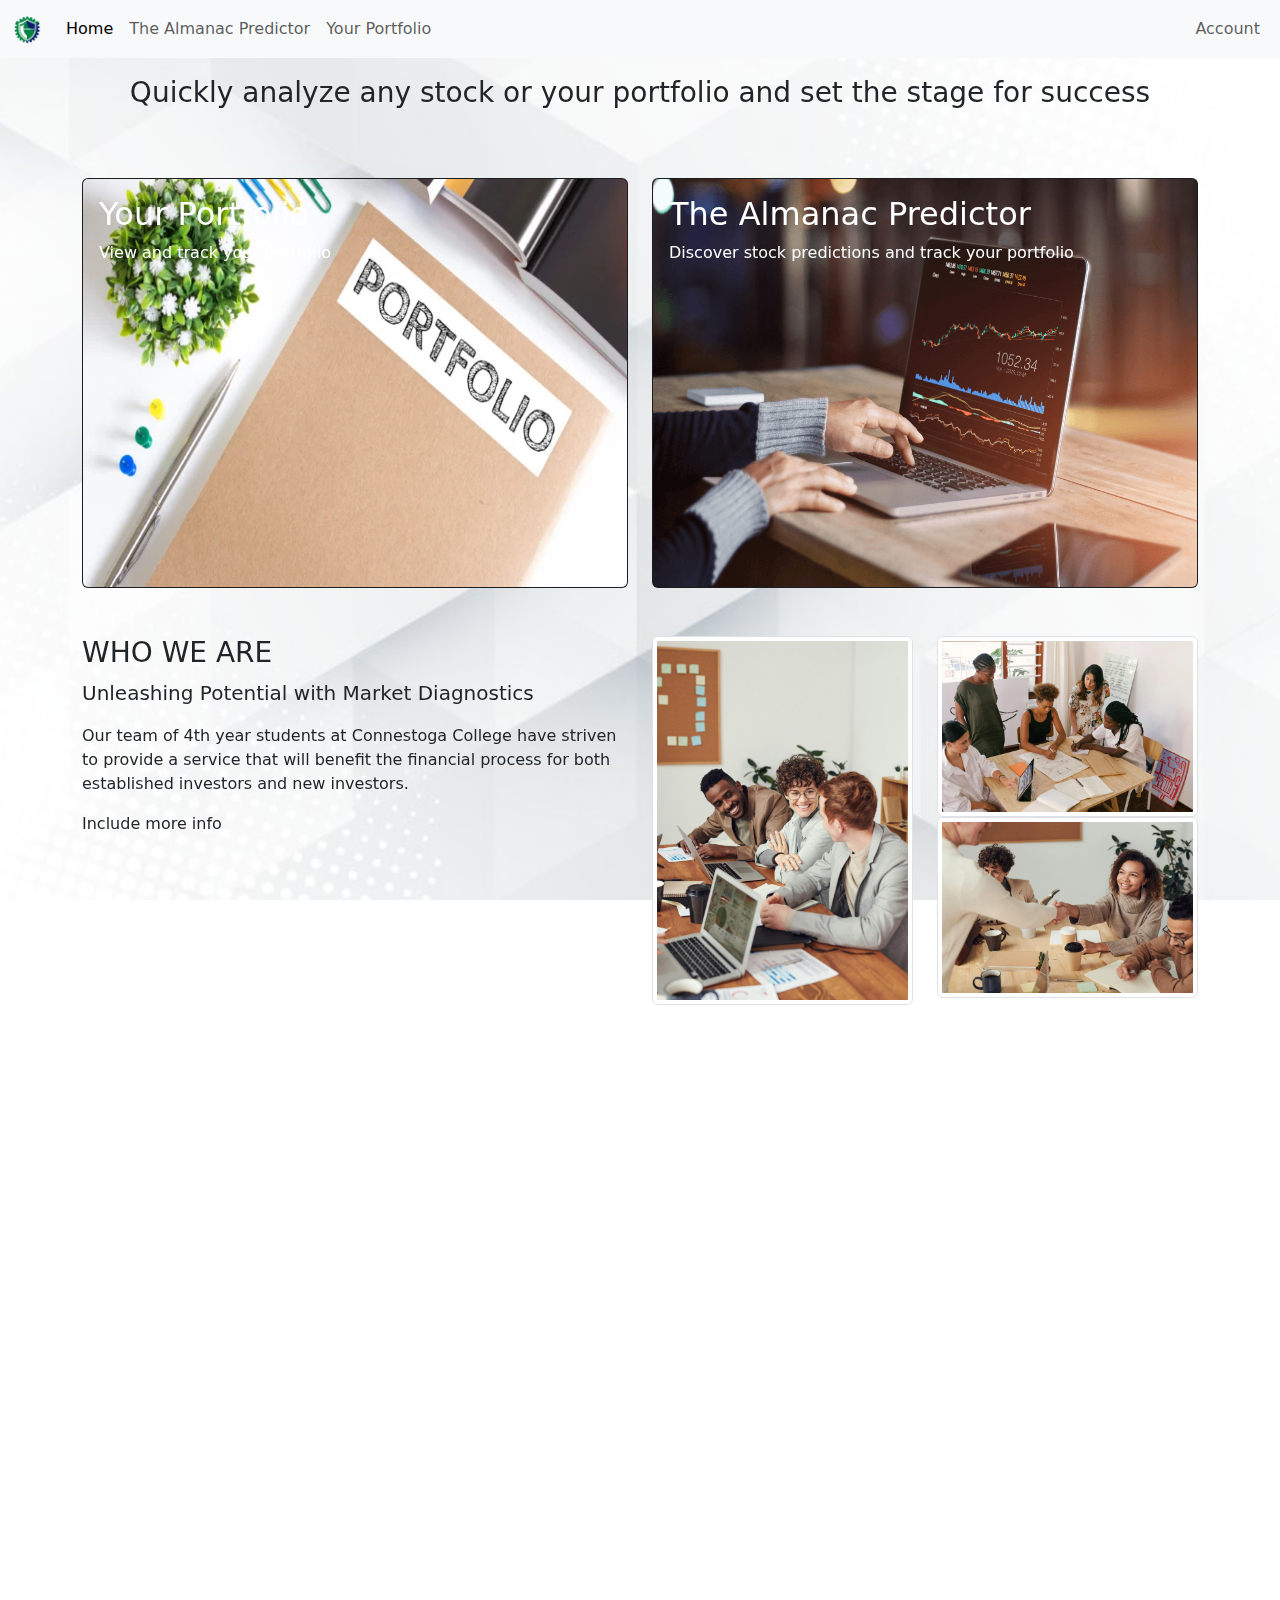
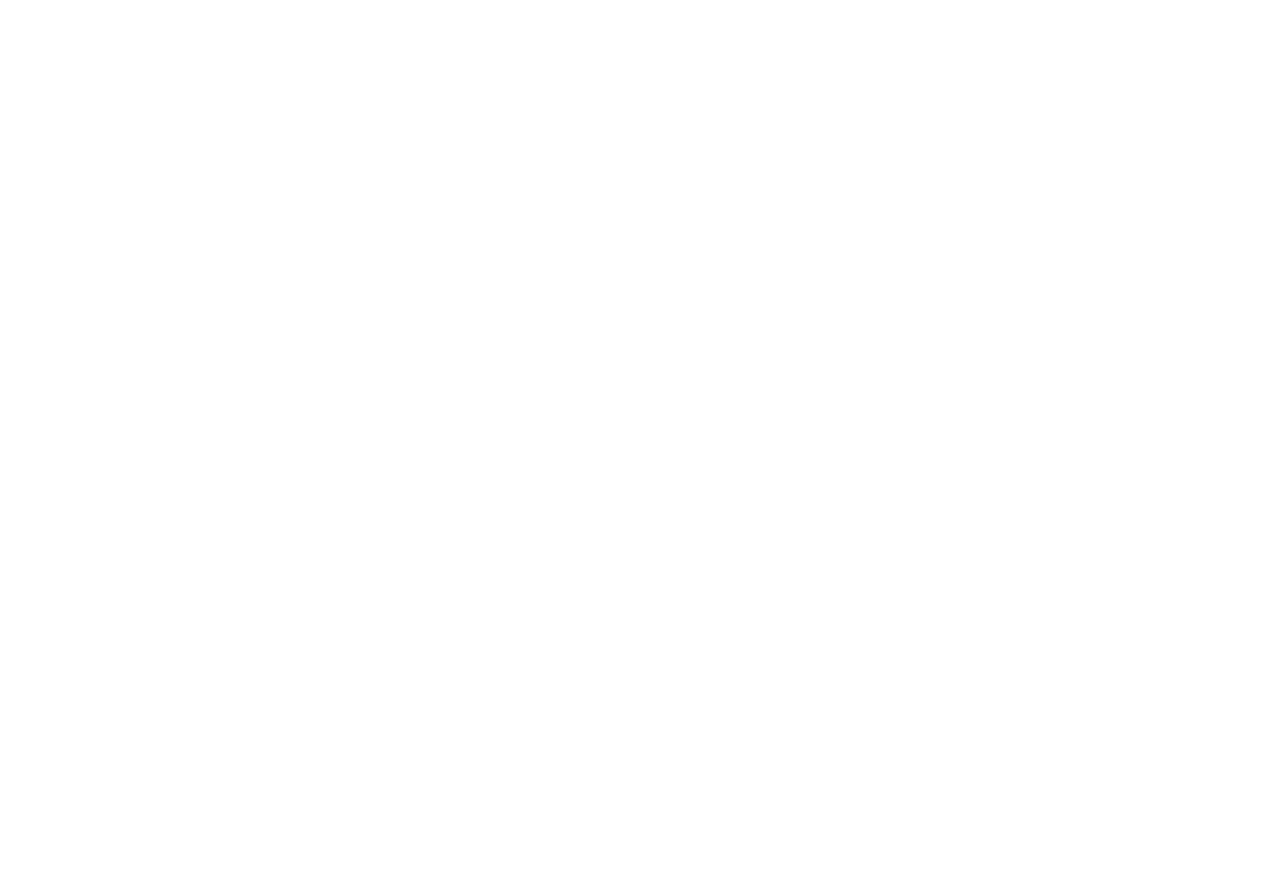
<file: src/UI/web_client/index.html>
<!doctype html>
<html lang="en">

<head>
    <meta charset="utf-8">
    <meta name="viewport" content="width=device-width, initial-scale=1">
    <title>The Almanac | Home</title>
    <link href="css/global.css" rel="stylesheet">
    <link href="https://cdn.jsdelivr.net/npm/bootstrap@5.3.3/dist/css/bootstrap.min.css" rel="stylesheet" integrity="sha384-QWTKZyjpPEjISv5WaRU9OFeRpok6YctnYmDr5pNlyT2bRjXh0JMhjY6hW+ALEwIH" crossorigin="anonymous">
    <link href="https://cdn.jsdelivr.net/npm/aos@2.3.4/dist/aos.css" rel="stylesheet">
    <nav class="navbar navbar-expand-lg bg-body-tertiary fixed-top">
    <div class="container-fluid">
        <a class="navbar-brand" href="index.html"><img src="./images/logo.jpeg" alt="Bootstrap" width="30"
                height="30"></a>
        <button class="navbar-toggler" type="button" data-bs-toggle="collapse" data-bs-target="#navbarNavAltMarkup"
            aria-controls="navbarNavAltMarkup" aria-expanded="false" aria-label="Toggle navigation">
            <span class="navbar-toggler-icon"></span>
        </button>
        <div class="collapse navbar-collapse" id="navbarNavAltMarkup">
            <div class="navbar-nav">
                <a class="nav-link active" aria-current="page" href="index.html">Home</a>
                <a class="nav-link" href="marketprediction.html">The Almanac Predictor</a>
                <a class="nav-link" href="portfolio.html">Your Portfolio</a>
            </div>
            <div class="navbar-nav ms-auto">
                <a class="nav-link" href="account.html">Account</a>
            </div>
        </div>
    </div>
    </nav>
</head>

<body>
    <!-- This will be the first section -->
    <div class="container text-center" data-aos="fade-left">
        <div class="row mt-3">
            <h1>Welcome to The Almanac</h1>
            <div class="col">
                <p class="fs-3">Quickly analyze any stock or your portfolio and set the stage for success</p>
            </div>
        </div>
    </div>

    <!-- This will be the second section -->
    <div class="container" data-aos="fade-left">
        <div class="row mt-5 justify-content-center">
            <div class="col">
                <div id="signinCard"> <!-- Display the card if the user is not signed into an account -->
                    <a href="register.html" class="text-decoration-none">
                        <div class="card text-bg-dark">
                            <div class="ratio ratio-4x3">
                                <img src="images/Google_Account-Logo.wine.png" class="card-img" alt="...">
                                <div class="card-img-overlay">
                                    <h2 class="card-title">Register or Login</h2>
                                    <p class="card-text">Create a free account or login to your existing account</p>
                                </div>
                            </div>
                        </div>
                    </a>
                </div>
                <div id="portfolioCard" style="display:none;"> <!-- Display the Card if the user is signed into an account -->
                    <a href="portfolio.html" class="text-decoration-none">
                        <div class="card text-bg-dark">
                            <div class="ratio ratio-4x3">
                                <img src="images/portfolioimage.png" class="card-img" alt="...">
                                <div class="card-img-overlay">
                                    <h2 class="card-title">Your Portfolio</h2>
                                    <p class="card-text">View and track your portfolio</p>
                                </div>
                            </div>
                        </div>
                    </a>
                </div>
            </div>
            <div class="col">
                <a href="marketprediction.html" class="text-decoration-none">
                    <div class="card text-bg-dark">
                        <div class="ratio ratio-4x3">
                            <img src="images/stockmarket.png" class="card-img" alt="...">
                            <div class="card-img-overlay">
                                <h2 class="card-title">The Almanac Predictor</h2>
                                <p class="card-text">Discover stock predictions and track your portfolio</p>
                            </div>
                        </div>
                    </div>
                </a>
            </div>
        </div>
    </div>

    <!-- This will be the third section -->
    <div class="container mt-5" data-aos="fade-up">
        <div class="row">
            <div class="col-md-6">
                <h3>WHO WE ARE</h3>
                <p class="fs-5">Unleashing Potential with Market Diagnostics</p>
                <p class="fs-6">Our team of 4th year students at Connestoga College have striven to provide a service
                    that will benefit the financial process for both established investors and new investors.</p>
                <p class="fs-6">Include more info</p>
            </div>
            <div class="col-md-3">
                <img src="./images/about-company-1.jpg" class="img-thumbnail" alt="...">
            </div>
            <div class="col-md-3">
                <img src="./images/about-company-2.jpg" class="img-thumbnail" alt="...">
                <img src="./images/about-company-3.jpg" class="img-thumbnail" alt="...">
            </div>
        </div>
    </div>

    <!-- This will be the fourth section -->
    <div class="container mt-5 " data-aos="fade-up">
        <div class="row">
            <div class="col text-center">
                <h3>Features</h3>
            </div>
        </div>
        <div class="col align-self-end mt-5">
            <img src="./images/features-1.jpg" class="img-fluid float-end" style="width: auto; height: 400px;" alt="Feature 1">
        </div>
        <div class="col mt-5 offset-sm-1">
            <h4>Feature 1</h4>
            <p>Description of Feature 1</p>
        </div>
        <div class="col mt-5 offset-sm-1">
            <h4>Feature 2</h4>
            <p>Description of Feature 2</p>
        </div>
        <div class="col mt-5 offset-sm-1">
            <h4>Feature 3</h4>
            <p>Description of Feature 3</p>
        </div>
        <div class="col mt-5 offset-sm-1">
            <h4>Feature 4</h4>
            <p>Description of Feature 4</p>
        </div>
    </div>

    <!-- This will be the fifth section (FAQ) -->
    <div class="container mt-5" data-aos="fade-up">
        <div class="row">
            <div class="col text-center">
                <h3>Frequently Asked Questions</h3>
            </div>
        </div>
        <div class="accordion" id="accordionExample">
            <div class="accordion-item">
                <h2 class="accordion-header">
                    <button class="accordion-button" type="button" data-bs-toggle="collapse"
                        data-bs-target="#collapseOne" aria-expanded="true" aria-controls="collapseOne">
                        How accurate is the Predictions?
                    </button>
                </h2>
                <div id="collapseOne" class="accordion-collapse collapse show" data-bs-parent="#accordionExample">
                    <div class="accordion-body">
                        <strong>This is the first item's accordion body.</strong> It is shown by default, until the
                        collapse
                        plugin adds the appropriate classes that we use to style each element. These classes control the
                        overall
                        appearance, as well as the showing and hiding via CSS transitions. You can modify any of this
                        with
                        custom CSS or overriding our default variables. It's also worth noting that just about any HTML
                        can go
                        within the <code>.accordion-body</code>, though the transition does limit overflow.
                    </div>
                </div>
            </div>
            <div class="accordion-item">
                <h2 class="accordion-header">
                    <button class="accordion-button collapsed" type="button" data-bs-toggle="collapse"
                        data-bs-target="#collapseTwo" aria-expanded="false" aria-controls="collapseTwo">
                        How up to date is the market data?
                    </button>
                </h2>
                <div id="collapseTwo" class="accordion-collapse collapse" data-bs-parent="#accordionExample">
                    <div class="accordion-body">
                        <strong>This is the second item's accordion body.</strong> It is hidden by default, until the
                        collapse
                        plugin adds the appropriate classes that we use to style each element. These classes control the
                        overall
                        appearance, as well as the showing and hiding via CSS transitions. You can modify any of this
                        with
                        custom CSS or overriding our default variables. It's also worth noting that just about any HTML
                        can go
                        within the <code>.accordion-body</code>, though the transition does limit overflow.
                    </div>
                </div>
            </div>
            <div class="accordion-item">
                <h2 class="accordion-header">
                    <button class="accordion-button collapsed" type="button" data-bs-toggle="collapse"
                        data-bs-target="#collapseThree" aria-expanded="false" aria-controls="collapseThree">
                        Where do you get your data from?
                    </button>
                </h2>
                <div id="collapseThree" class="accordion-collapse collapse" data-bs-parent="#accordionExample">
                    <div class="accordion-body">
                        <strong>This is the third item's accordion body.</strong> It is hidden by default, until the
                        collapse
                        plugin adds the appropriate classes that we use to style each element. These classes control the
                        overall
                        appearance, as well as the showing and hiding via CSS transitions. You can modify any of this
                        with
                        custom CSS or overriding our default variables. It's also worth noting that just about any HTML
                        can go
                        within the <code>.accordion-body</code>, though the transition does limit overflow.
                    </div>
                </div>
            </div>
            <div class="accordion-item">
                <h2 class="accordion-header">
                    <button class="accordion-button collapsed" type="button" data-bs-toggle="collapse"
                        data-bs-target="#collapseFour" aria-expanded="false" aria-controls="collapseFour">
                        Do you save my information/data?
                    </button>
                </h2>
                <div id="collapseFour" class="accordion-collapse collapse" data-bs-parent="#accordionExample">
                    <div class="accordion-body">
                        <strong>This is the fourth item's accordion body.</strong> It is hidden by default, until the
                        collapse
                        plugin adds the appropriate classes that we use to style each element. These classes control the
                        overall
                        appearance, as well as the showing and hiding via CSS transitions. You can modify any of this
                        with
                        custom CSS or overriding our default variables. It's also worth noting that just about any HTML
                        can go
                        within the <code>.accordion-body</code>, though the transition does limit overflow.
                    </div>
                </div>
            </div>
        </div>
    </div>

    <!-- This will be the sixth section (Contact Us) -->
    <div class="container mt-5" data-aos="fade-up">
        <h3>Contact Us</h3>
        <p class="fs-5">Have any questions or feedback? Feel free to get in touch with us!</p>
        <div class="row">
            <div class="col">
                <div class="d-grid gap-2">
                    <input type="text" class="form-control" id="name" placeholder="Your Name">
                    <input type="text" class="form-control" id="phone" placeholder="Your Phone Number">
                </div>
            </div>
            <div class="col">
                <div class="d-grid gap-2">
                    <input type="email" class="form-control" id="email" placeholder="Your Email">
                    <input type="text" class="form-control" id="subject" placeholder="Email Subject">
                </div>
            </div>
        </div>
        <div class="row mt-3">
            <div class="col">
                <div class="mb-3">
                    <textarea class="form-control" id="message" rows="5" placeholder="Your Message"></textarea>
                </div>
            </div>
        </div>
        <div class="row">
            <div class="col">
                <button type="submit" class="btn btn-primary">Submit</button>
            </div>
        </div>
    </div>

    <script src="./js/index.js"></script>
    <script src="https://cdn.jsdelivr.net/npm/@popperjs/core@2.11.8/dist/umd/popper.min.js" integrity="sha384-I7E8VVD/ismYTF4hNIPjVp/Zjvgyol6VFvRkX/vR+Vc4jQkC+hVqc2pM8ODewa9r" crossorigin="anonymous"></script>
    <script src="https://cdn.jsdelivr.net/npm/bootstrap@5.3.3/dist/js/bootstrap.min.js" integrity="sha384-0pUGZvbkm6XF6gxjEnlmuGrJXVbNuzT9qBBavbLwCsOGabYfZo0T0to5eqruptLy" crossorigin="anonymous"></script>
    <script src="https://cdn.jsdelivr.net/npm/aos@2.3.4/dist/aos.js"></script>
    <script> AOS.init(); // Initialize AOS </script>
</body>

</html>
</file>
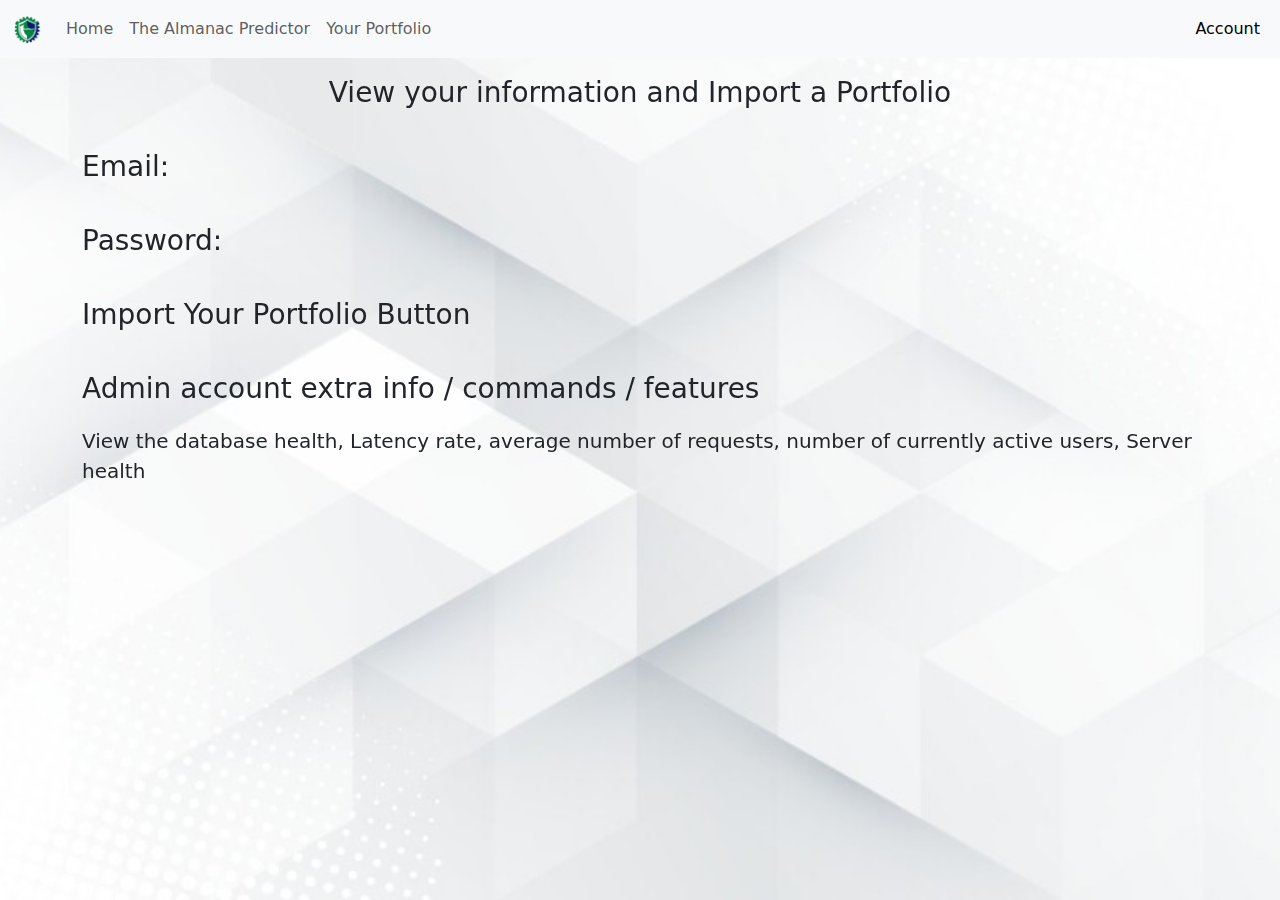
<file: src/UI/web_client/account.html>
<!doctype html>
<html lang="en">

<head>
    <meta charset="utf-8">
    <meta name="viewport" content="width=device-width, initial-scale=1">
    <title>The Almanac | Account</title>
    <link href="css/global.css" rel="stylesheet">
    <link href="https://cdn.jsdelivr.net/npm/bootstrap@5.3.3/dist/css/bootstrap.min.css" rel="stylesheet"
        integrity="sha384-QWTKZyjpPEjISv5WaRU9OFeRpok6YctnYmDr5pNlyT2bRjXh0JMhjY6hW+ALEwIH" crossorigin="anonymous">
    <link href="https://cdn.jsdelivr.net/npm/aos@2.3.4/dist/aos.css" rel="stylesheet">
    <nav class="navbar navbar-expand-lg bg-body-tertiary fixed-top">
        <div class="container-fluid">
            <a class="navbar-brand" href="index.html"><img src="./images/logo.jpeg" alt="Bootstrap" width="30"
                    height="30"></a>
            <button class="navbar-toggler" type="button" data-bs-toggle="collapse" data-bs-target="#navbarNavAltMarkup"
                aria-controls="navbarNavAltMarkup" aria-expanded="false" aria-label="Toggle navigation">
                <span class="navbar-toggler-icon"></span>
            </button>
            <div class="collapse navbar-collapse" id="navbarNavAltMarkup">
                <div class="navbar-nav">
                    <a class="nav-link"  href="index.html">Home</a>
                    <a class="nav-link" href="marketprediction.html">The Almanac Predictor</a>
                    <a class="nav-link" href="portfolio.html">Your Portfolio</a>
                </div>
                <div class="navbar-nav ms-auto">
                    <a class="nav-link  active" aria-current="page" href="account.html">Account</a>
                </div>
            </div>
        </div>
    </nav>
</head>


<body>
    <!-- This will be the first section -->
    <div class="container text-center" data-aos="fade-left">
        <div class="row mt-3">
            <h1>Account</h1>
            <div class="col">
                <p class="fs-3">View your information and Import a Portfolio</p>
            </div>
        </div>
    </div>

    <!-- This will be the second section -->
    <div class="container" data-aos="fade-left">
        <div class="row mt-3">
            <div class="col">
                <p class="fs-3">Email:</p>
            </div>
        </div>
        <div class="row mt-3">
            <div class="col">
                <p class="fs-3">Password:</p>
            </div>
        </div>
        <div class="row mt-3">
            <div class="col">
                <p class="fs-3">Import Your Portfolio Button</p>
            </div>
        </div>
        <div class="row mt-3">
            <div class="col">
                <p class="fs-3">Admin account extra info / commands / features</p>
                <p class="fs-5">View the database health, Latency rate, average number of requests, number of currently active users, Server health</p>
            </div>
        </div>
    </div>



    <script src="https://cdn.jsdelivr.net/npm/@popperjs/core@2.11.8/dist/umd/popper.min.js"
        integrity="sha384-I7E8VVD/ismYTF4hNIPjVp/Zjvgyol6VFvRkX/vR+Vc4jQkC+hVqc2pM8ODewa9r"
        crossorigin="anonymous"></script>
    <script src="https://cdn.jsdelivr.net/npm/bootstrap@5.3.3/dist/js/bootstrap.min.js"
        integrity="sha384-0pUGZvbkm6XF6gxjEnlmuGrJXVbNuzT9qBBavbLwCsOGabYfZo0T0to5eqruptLy"
        crossorigin="anonymous"></script>
    <script src="https://cdn.jsdelivr.net/npm/aos@2.3.4/dist/aos.js"></script>
    <script>
        AOS.init(); // Initialize AOS
    </script>
</body>

</html>
</file>
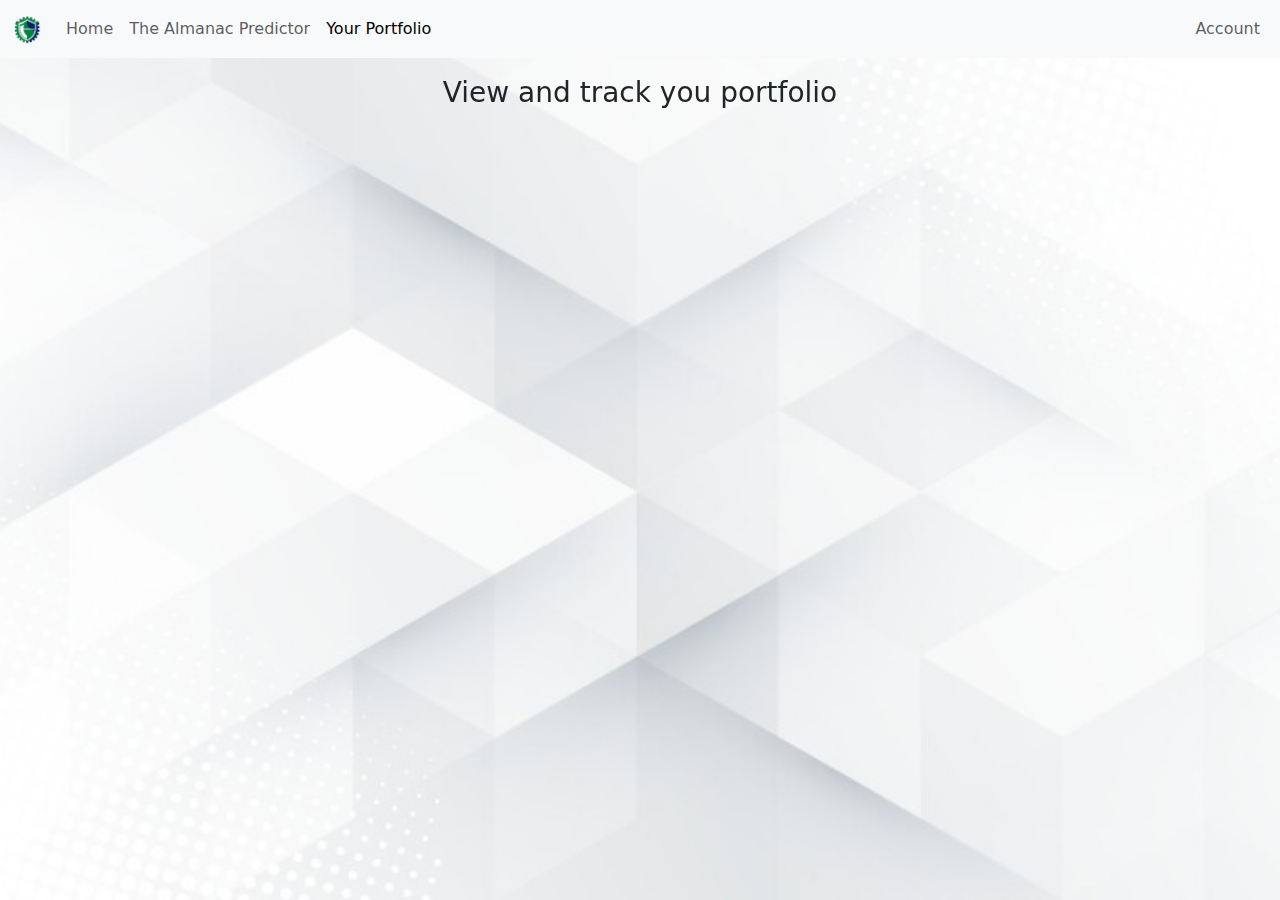
<file: src/UI/web_client/portfolio.html>
<!doctype html>
<html lang="en">

<head>
    <meta charset="utf-8">
    <meta name="viewport" content="width=device-width, initial-scale=1">
    <title>The Almanac | Portfolio</title>
    <link href="css/global.css" rel="stylesheet">
    <link href="https://cdn.jsdelivr.net/npm/bootstrap@5.3.3/dist/css/bootstrap.min.css" rel="stylesheet"
        integrity="sha384-QWTKZyjpPEjISv5WaRU9OFeRpok6YctnYmDr5pNlyT2bRjXh0JMhjY6hW+ALEwIH" crossorigin="anonymous">
    <link href="https://cdn.jsdelivr.net/npm/aos@2.3.4/dist/aos.css" rel="stylesheet">
    <nav class="navbar navbar-expand-lg bg-body-tertiary fixed-top">
        <div class="container-fluid">
            <a class="navbar-brand" href="index.html"><img src="./images/logo.jpeg" alt="Bootstrap" width="30"
                    height="30"></a>
            <button class="navbar-toggler" type="button" data-bs-toggle="collapse" data-bs-target="#navbarNavAltMarkup"
                aria-controls="navbarNavAltMarkup" aria-expanded="false" aria-label="Toggle navigation">
                <span class="navbar-toggler-icon"></span>
            </button>
            <div class="collapse navbar-collapse" id="navbarNavAltMarkup">
                <div class="navbar-nav">
                    <a class="nav-link" href="index.html">Home</a>
                    <a class="nav-link" href="marketprediction.html">The Almanac Predictor</a>
                    <a class="nav-link  active" aria-current="page" href="portfolio.html">Your Portfolio</a>
                </div>
                <div class="navbar-nav ms-auto">
                    <a class="nav-link" href="account.html">Account</a>
                </div>
            </div>
        </div>
    </nav>
</head>



<body>
    <!-- This will be the first section -->
    <div class="container text-center" data-aos="fade-left">
        <div class="row mt-3">
            <h1>Portfolio</h1>
            <div class="col">
                <p class="fs-3">View and track you portfolio</p>
            </div>
        </div>
    </div>

    <!-- This will be the second section -->
    <div class="container" data-aos="fade-left">
        
        <!-- List of stocks in your portfolio that you can select -->
        <!-- Remove button for stocks in your portfolio so that you can stop tracking specific stocks -->
        <!-- Edit button to change the amount of the type of shares that you own -->
        <!-- Add button to search for a stock and add it to the list. Enter the amount paid, Enter the quantity you bought, Enter the date you bought the stock -->



        <!-- display the predictions for that stock -->
        <!-- Do not add news section to the portfolio page -->


    </div>



    <script src="https://cdn.jsdelivr.net/npm/@popperjs/core@2.11.8/dist/umd/popper.min.js"
        integrity="sha384-I7E8VVD/ismYTF4hNIPjVp/Zjvgyol6VFvRkX/vR+Vc4jQkC+hVqc2pM8ODewa9r"
        crossorigin="anonymous"></script>
    <script src="https://cdn.jsdelivr.net/npm/bootstrap@5.3.3/dist/js/bootstrap.min.js"
        integrity="sha384-0pUGZvbkm6XF6gxjEnlmuGrJXVbNuzT9qBBavbLwCsOGabYfZo0T0to5eqruptLy"
        crossorigin="anonymous"></script>
    <script src="https://cdn.jsdelivr.net/npm/aos@2.3.4/dist/aos.js"></script>
    <script>
        AOS.init(); // Initialize AOS
    </script>
</body>

</html>
</file>
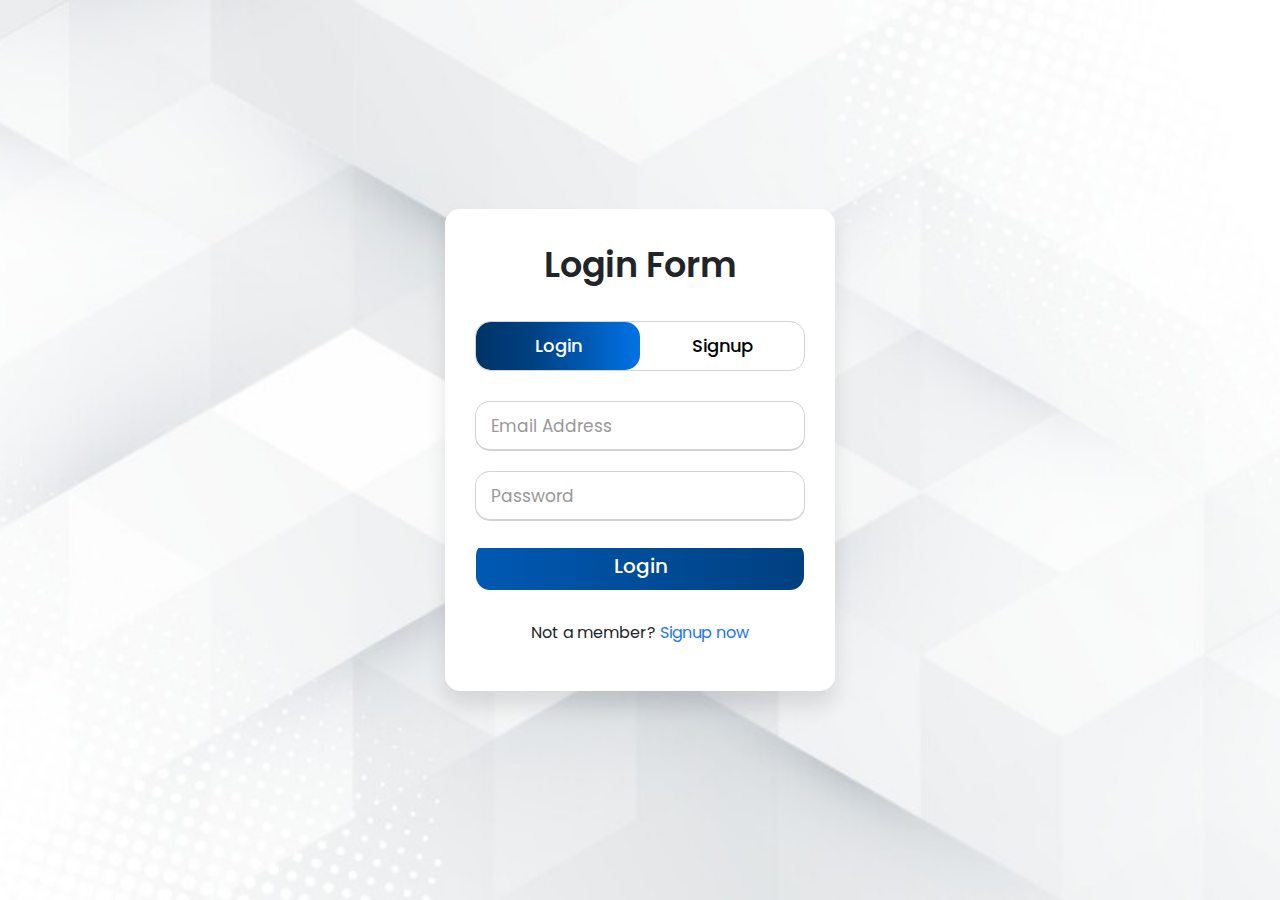
<file: src/UI/web_client/register.html>
<!doctype html>
<html lang="en">

<head>
    <meta charset="utf-8">
    <meta name="viewport" content="width=device-width, initial-scale=1">
    <title>The Almanac | Registration</title>
    <link href="css/global.css" rel="stylesheet">
    <link href="css/register.css" rel="stylesheet">
    <link href="https://cdn.jsdelivr.net/npm/bootstrap@5.3.3/dist/css/bootstrap.min.css" rel="stylesheet"
        integrity="sha384-QWTKZyjpPEjISv5WaRU9OFeRpok6YctnYmDr5pNlyT2bRjXh0JMhjY6hW+ALEwIH" crossorigin="anonymous">
</head>

<body>
    <div class="wrapper">
        <div class="title-text">
            <div class="title login">Login Form</div>
            <div class="title signup">Signup Form</div>
        </div>
        <div class="form-container">
            <div class="slide-controls">
                <input type="radio" name="slide" id="login" checked>
                <input type="radio" name="slide" id="signup">
                <label for="login" class="slide login">Login</label>
                <label for="signup" class="slide signup">Signup</label>
                <div class="slider-tab"></div>
            </div>
            <div class="form-inner">
                <form action="#" class="login">
                    <div class="field">
                        <input type="text" placeholder="Email Address" required>
                    </div>
                    <div class="field">
                        <input type="password" placeholder="Password" required>
                    </div>
                    <div class="field btn">
                        <div class="btn-layer"></div>
                        <input type="submit" value="Login">
                    </div>
                    <div class="signup-link">Not a member? <a href="#">Signup now</a></div>
                </form>
                <form action="#" class="signup">
                    <div class="field">
                        <input type="text" placeholder="Email Address" required>
                    </div>
                    <div class="field">
                        <input type="password" placeholder="Password" required>
                    </div>
                    <div class="field">
                        <input type="password" placeholder="Confirm password" required>
                    </div>
                    <div class="field btn">
                        <div class="btn-layer"></div>
                        <input type="submit" value="Signup">
                    </div>
                </form>
            </div>
        </div>
    </div>

    <script src="https://cdn.jsdelivr.net/npm/@popperjs/core@2.11.8/dist/umd/popper.min.js"
        integrity="sha384-I7E8VVD/ismYTF4hNIPjVp/Zjvgyol6VFvRkX/vR+Vc4jQkC+hVqc2pM8ODewa9r"
        crossorigin="anonymous"></script>
    <script src="https://cdn.jsdelivr.net/npm/bootstrap@5.3.3/dist/js/bootstrap.min.js"
        integrity="sha384-0pUGZvbkm6XF6gxjEnlmuGrJXVbNuzT9qBBavbLwCsOGabYfZo0T0to5eqruptLy"
        crossorigin="anonymous"></script>
    <script src="./js/register.js"></script>
</body>

</html>
</file>
<file: src/UI/web_client/css/global.css>
body {
/* Specify the background image */
    background-image: url('../images/backgroundimage.jpg');

    /* Make the image cover the entire background */
    background-size: cover;

    /* Center the background image */
    background-position: center;

    /* Make the background image fixed or scrollable */
    background-attachment: fixed;
    /* or 'scroll' */

    /* Ensure the background repeats as desired */
    background-repeat: no-repeat;

    /* Optional: Add a background color as a fallback */
    background-color: #f3f3f3;
}
</file>
<file: src/UI/web_client/css/register.css>
@import url('https://fonts.googleapis.com/css?family=Poppins:400,500,600,700&display=swap');

* {
    margin: 0;
    padding: 0;
    box-sizing: border-box;
    font-family: 'Poppins', sans-serif;
}

html,
body {
    display: grid;
    height: 100%;
    width: 100%;
    place-items: center;
}

::selection {
    background: #1a75ff;
    color: #fff;
}

.wrapper {
    overflow: hidden;
    max-width: 390px;
    background: #fff;
    padding: 30px;
    border-radius: 15px;
    box-shadow: 0px 15px 20px rgba(0, 0, 0, 0.1);
}

.wrapper .title-text {
    display: flex;
    width: 200%;
}

.wrapper .title {
    width: 50%;
    font-size: 35px;
    font-weight: 600;
    text-align: center;
    transition: all 0.6s cubic-bezier(0.68, -0.55, 0.265, 1.55);
}

.wrapper .slide-controls {
    position: relative;
    display: flex;
    height: 50px;
    width: 100%;
    overflow: hidden;
    margin: 30px 0 10px 0;
    justify-content: space-between;
    border: 1px solid lightgrey;
    border-radius: 15px;
}

.slide-controls .slide {
    height: 100%;
    width: 100%;
    color: #fff;
    font-size: 18px;
    font-weight: 500;
    text-align: center;
    line-height: 48px;
    cursor: pointer;
    z-index: 1;
    transition: all 0.6s ease;
}

.slide-controls label.signup {
    color: #000;
}

.slide-controls .slider-tab {
    position: absolute;
    height: 100%;
    width: 50%;
    left: 0;
    z-index: 0;
    border-radius: 15px;
    background: -webkit-linear-gradient(left, #003366, #004080, #0059b3, #0073e6);
    transition: all 0.6s cubic-bezier(0.68, -0.55, 0.265, 1.55);
}

input[type="radio"] {
    display: none;
}

#signup:checked~.slider-tab {
    left: 50%;
}

#signup:checked~label.signup {
    color: #fff;
    cursor: default;
    user-select: none;
}

#signup:checked~label.login {
    color: #000;
}

#login:checked~label.signup {
    color: #000;
}

#login:checked~label.login {
    cursor: default;
    user-select: none;
}

.wrapper .form-container {
    width: 100%;
    overflow: hidden;
}

.form-container .form-inner {
    display: flex;
    width: 200%;
}

.form-container .form-inner form {
    width: 50%;
    transition: all 0.6s cubic-bezier(0.68, -0.55, 0.265, 1.55);
}

.form-inner form .field {
    height: 50px;
    width: 100%;
    margin-top: 20px;
}

.form-inner form .field input {
    height: 100%;
    width: 100%;
    outline: none;
    padding-left: 15px;
    border-radius: 15px;
    border: 1px solid lightgrey;
    border-bottom-width: 2px;
    font-size: 17px;
    transition: all 0.3s ease;
}

.form-inner form .field input:focus {
    border-color: #1a75ff;
    /* box-shadow: inset 0 0 3px #fb6aae; */
}

.form-inner form .field input::placeholder {
    color: #999;
    transition: all 0.3s ease;
}

form .field input:focus::placeholder {
    color: #1a75ff;
}

.form-inner form .pass-link {
    margin-top: 5px;
}

.form-inner form .signup-link {
    text-align: center;
    margin-top: 30px;
}

.form-inner form .pass-link a,
.form-inner form .signup-link a {
    color: #1a75ff;
    text-decoration: none;
}

.form-inner form .pass-link a:hover,
.form-inner form .signup-link a:hover {
    text-decoration: underline;
}

form .btn {
    height: 50px;
    width: 100%;
    border-radius: 15px;
    position: relative;
    overflow: hidden;
}

form .btn .btn-layer {
    height: 100%;
    width: 300%;
    position: absolute;
    left: -100%;
    background: -webkit-linear-gradient(right, #003366, #004080, #0059b3, #0073e6);
    border-radius: 15px;
    transition: all 0.4s ease;
    ;
}

form .btn:hover .btn-layer {
    left: 0;
}

form .btn input[type="submit"] {
    height: 100%;
    width: 100%;
    z-index: 1;
    position: relative;
    background: none;
    border: none;
    color: #fff;
    padding-left: 0;
    border-radius: 15px;
    font-size: 20px;
    font-weight: 500;
    cursor: pointer;
}
</file>
